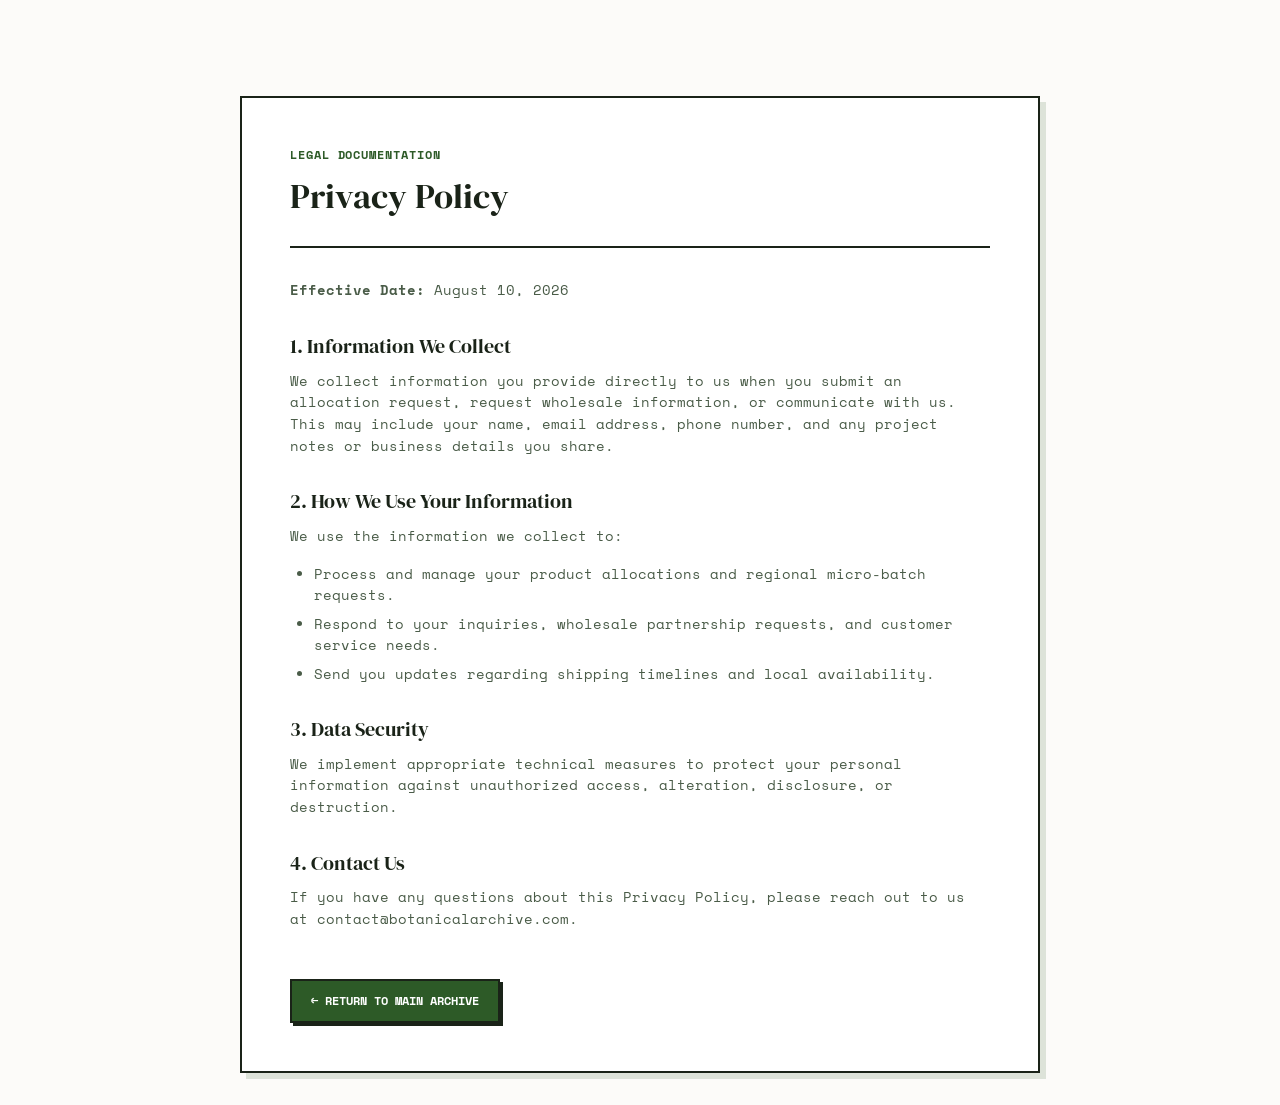
<file: privacy.html>
<!DOCTYPE html>
<html lang="en">
<head>
    <meta charset="UTF-8">
    <meta name="viewport" content="width=device-width, initial-scale=1.0">
    <title>Botanical Archive — Privacy Policy</title>
    <!-- Google Fonts -->
    <link rel="preconnect" href="https://fonts.googleapis.com">
    <link rel="preconnect" href="https://fonts.gstatic.com" crossorigin>
    <link href="https://fonts.googleapis.com/css2?family=DM+Serif+Display&family=Space+Mono:ital,wght@0,400;0,700;1,400&display=swap" rel="stylesheet">
    <style>
        *, *::before, *::after {
            box-sizing: border-box;
            margin: 0;
            padding: 0;
        }

        :root {
            --bg: rgba(250, 248, 245, 0.5);   
            --surface: #ffffff;               
            --surface-tint: #f2f7ed;          
            --text-main: #1a2318;   
            --muted: #4a5c48;       
            --accent: #2d5a27;      
            --accent-light: #d4e8cb;
            --border: #1a2318;      
            --display-font: 'DM Serif Display', serif;
            --mono-font: 'Space Mono', monospace;
        }

        body {
            background-color: var(--bg);
            color: var(--text-main);
            font-family: var(--mono-font);
            font-size: 13px;
            line-height: 1.5;
            padding: 2rem 1rem;
            min-height: 100vh;
            padding-top: 6rem;
        }

        .zine-container {
            max-width: 800px;
            margin: 0 auto;
            background-color: var(--surface);
            border: 2px solid var(--border);
            padding: 3rem;
            box-shadow: 6px 6px 0px rgba(45, 90, 39, 0.15);
        }

        .policy-header {
            border-bottom: 2px solid var(--border);
            padding-bottom: 1.5rem;
            margin-bottom: 2rem;
        }

        .policy-header span {
            font-size: 0.72rem;
            font-weight: 700;
            color: var(--accent);
            text-transform: uppercase;
            letter-spacing: 0.08em;
            display: block;
            margin-bottom: 0.4rem;
        }

        .policy-header h1 {
            font-family: var(--display-font);
            font-size: 2.2rem;
            font-weight: 400;
            color: var(--text-main);
        }

        .policy-content h3 {
            font-family: var(--display-font);
            font-size: 1.25rem;
            font-weight: 400;
            margin-top: 1.8rem;
            margin-bottom: 0.6rem;
            color: var(--text-main);
        }

        .policy-content p, .policy-content ul {
            font-size: 0.85rem;
            color: var(--muted);
            margin-bottom: 1rem;
            line-height: 1.6;
        }

        .policy-content ul {
            padding-left: 1.5rem;
        }

        .policy-content li {
            margin-bottom: 0.4rem;
        }

        .back-link {
            display: inline-block;
            margin-top: 2rem;
            font-size: 0.75rem;
            font-weight: 700;
            text-transform: uppercase;
            color: #ffffff;
            background: var(--accent);
            padding: 0.7rem 1.2rem;
            text-decoration: none;
            border: 2px solid var(--border);
            box-shadow: 3px 3px 0px var(--border);
            transition: background 0.2s ease, transform 0.1s ease, box-shadow 0.1s ease;
        }

        .back-link:hover {
            background-color: var(--accent-light);
            color: var(--text-main);
            transform: translate(2px, 2px);
            box-shadow: 1px 1px 0px var(--border);
        }
    </style>
</head>
<body>

    <div class="zine-container">
        <div class="policy-header">
            <span>Legal Documentation</span>
            <h1>Privacy Policy</h1>
        </div>

        <div class="policy-content">
            <p><strong>Effective Date:</strong> August 10, 2026</p>

            <h3>1. Information We Collect</h3>
            <p>We collect information you provide directly to us when you submit an allocation request, request wholesale information, or communicate with us. This may include your name, email address, phone number, and any project notes or business details you share.</p>

            <h3>2. How We Use Your Information</h3>
            <p>We use the information we collect to:</p>
            <ul>
                <li>Process and manage your product allocations and regional micro-batch requests.</li>
                <li>Respond to your inquiries, wholesale partnership requests, and customer service needs.</li>
                <li>Send you updates regarding shipping timelines and local availability.</li>
            </ul>

            <h3>3. Data Security</h3>
            <p>We implement appropriate technical measures to protect your personal information against unauthorized access, alteration, disclosure, or destruction.</p>

            <h3>4. Contact Us</h3>
            <p>If you have any questions about this Privacy Policy, please reach out to us at contact@botanicalarchive.com.</p>

            <a href="index.html" class="back-link">← Return to Main Archive</a>
        </div>
    </div>

</body>
</html>
</file>
